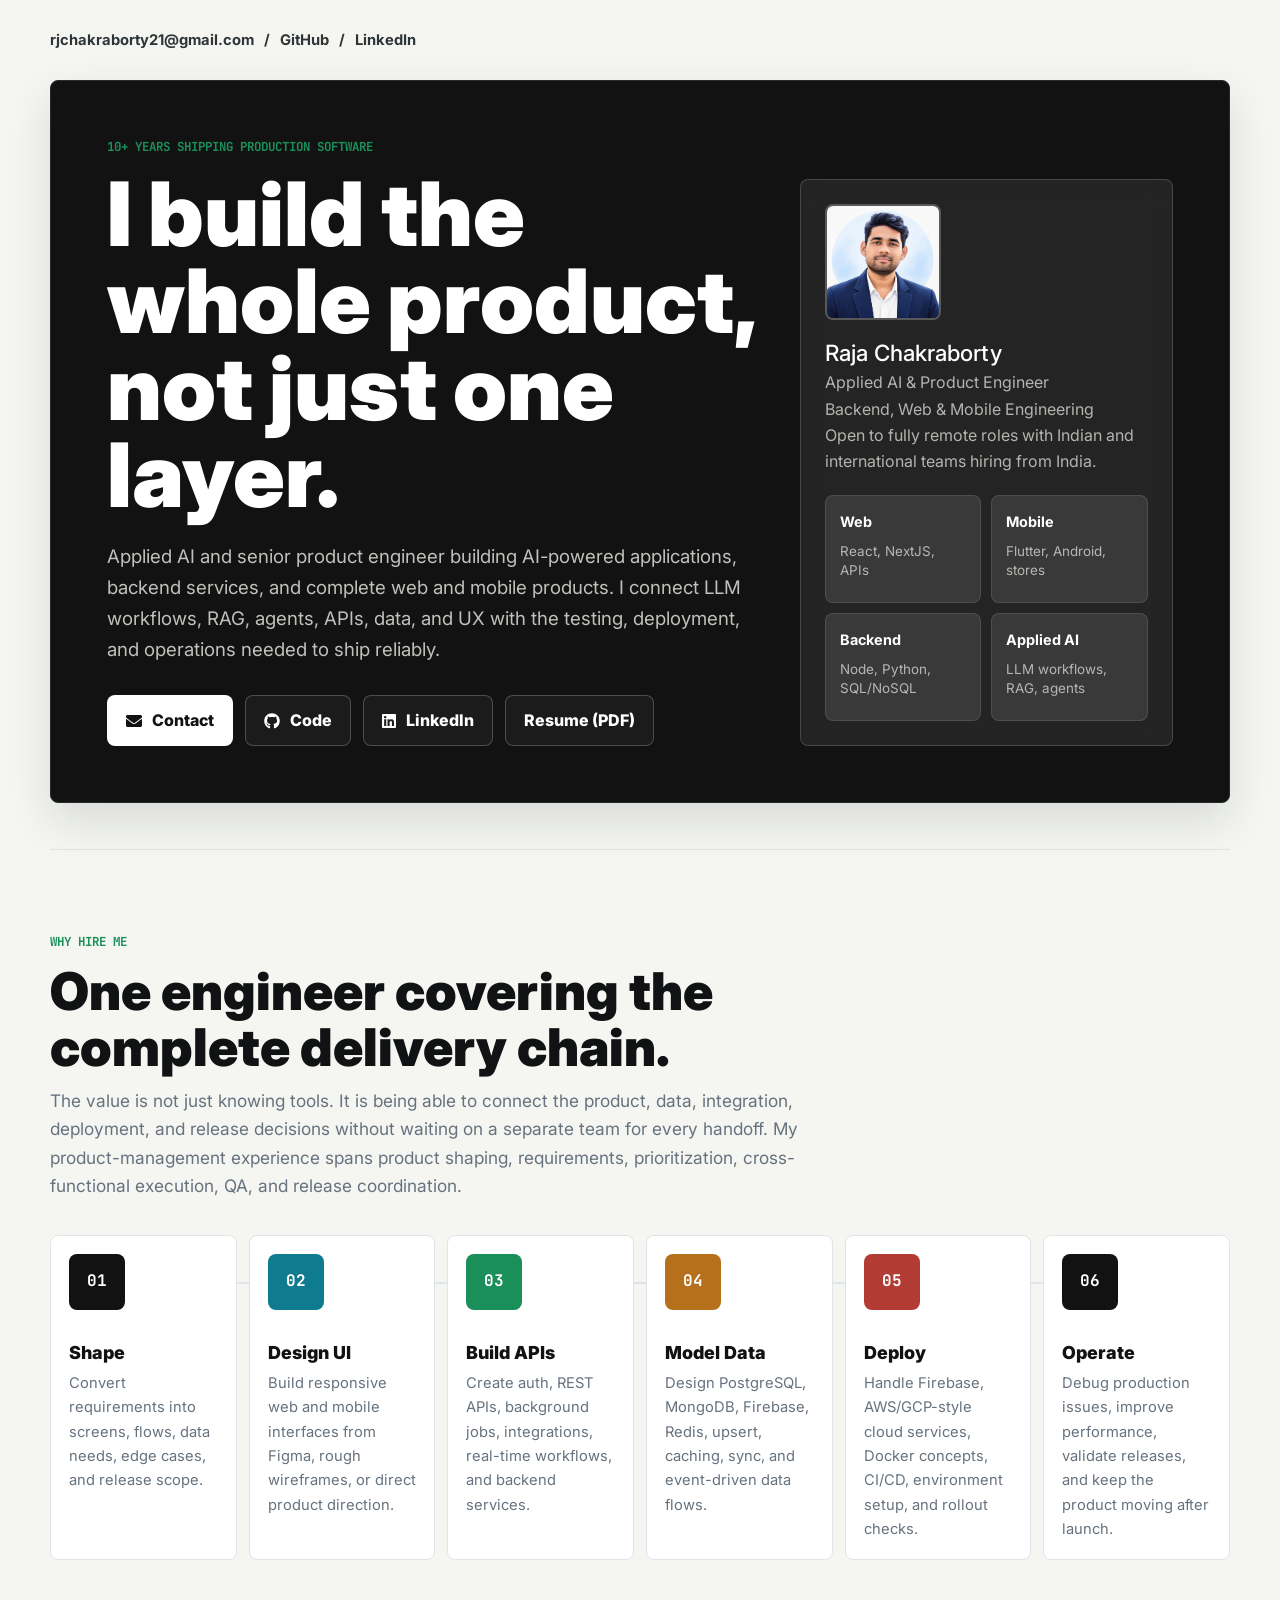
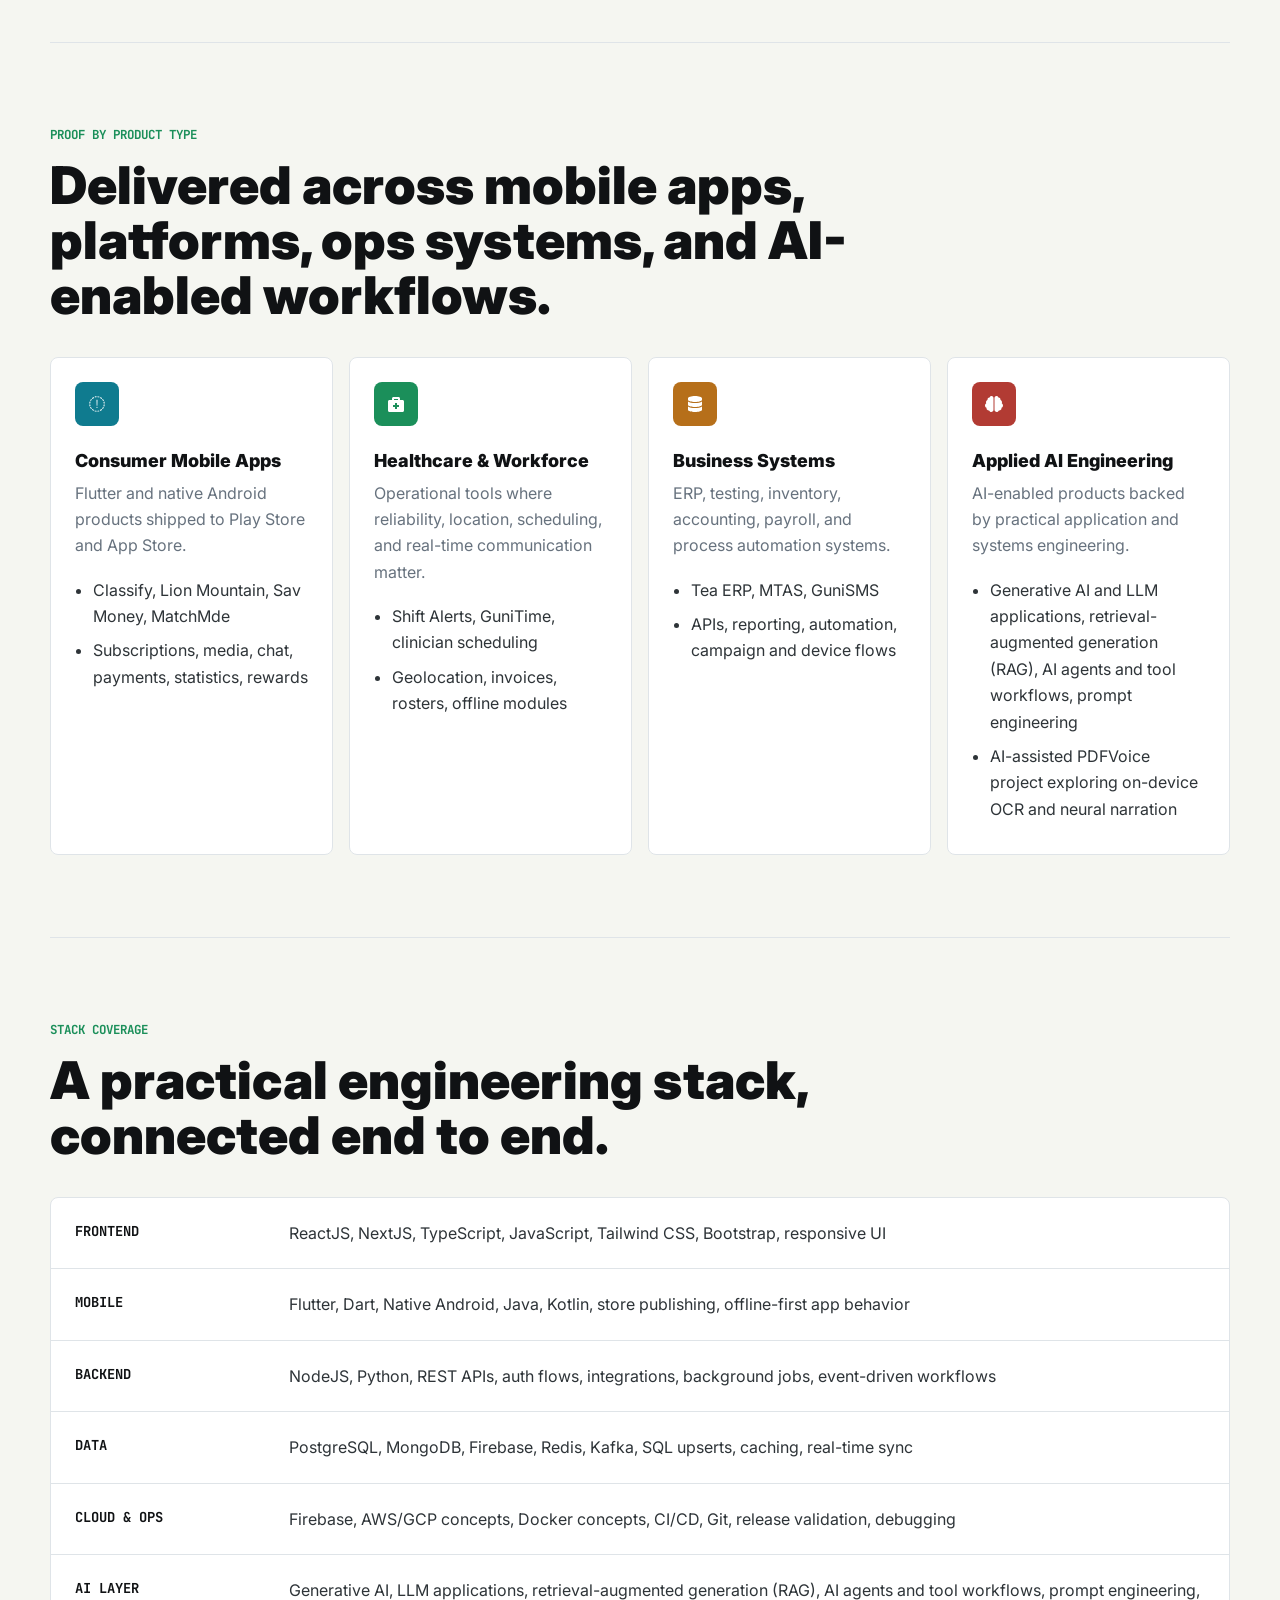
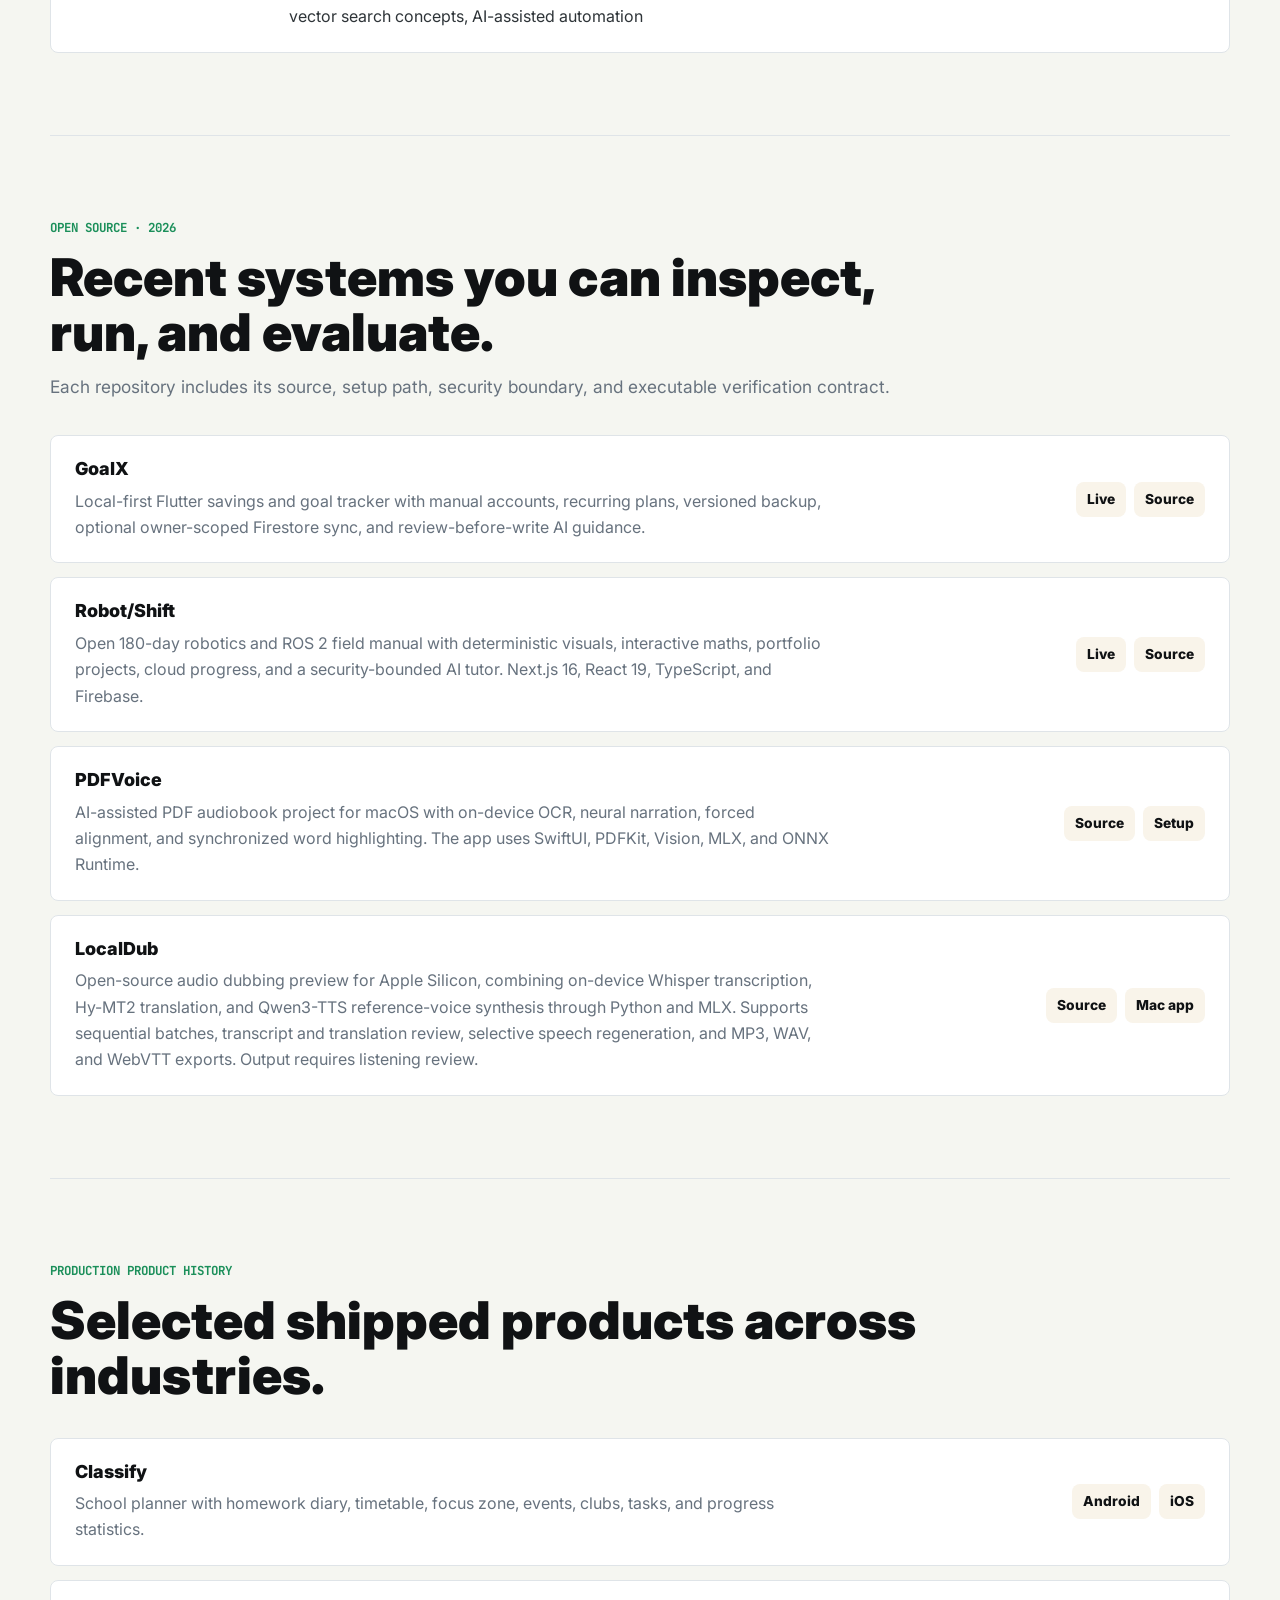
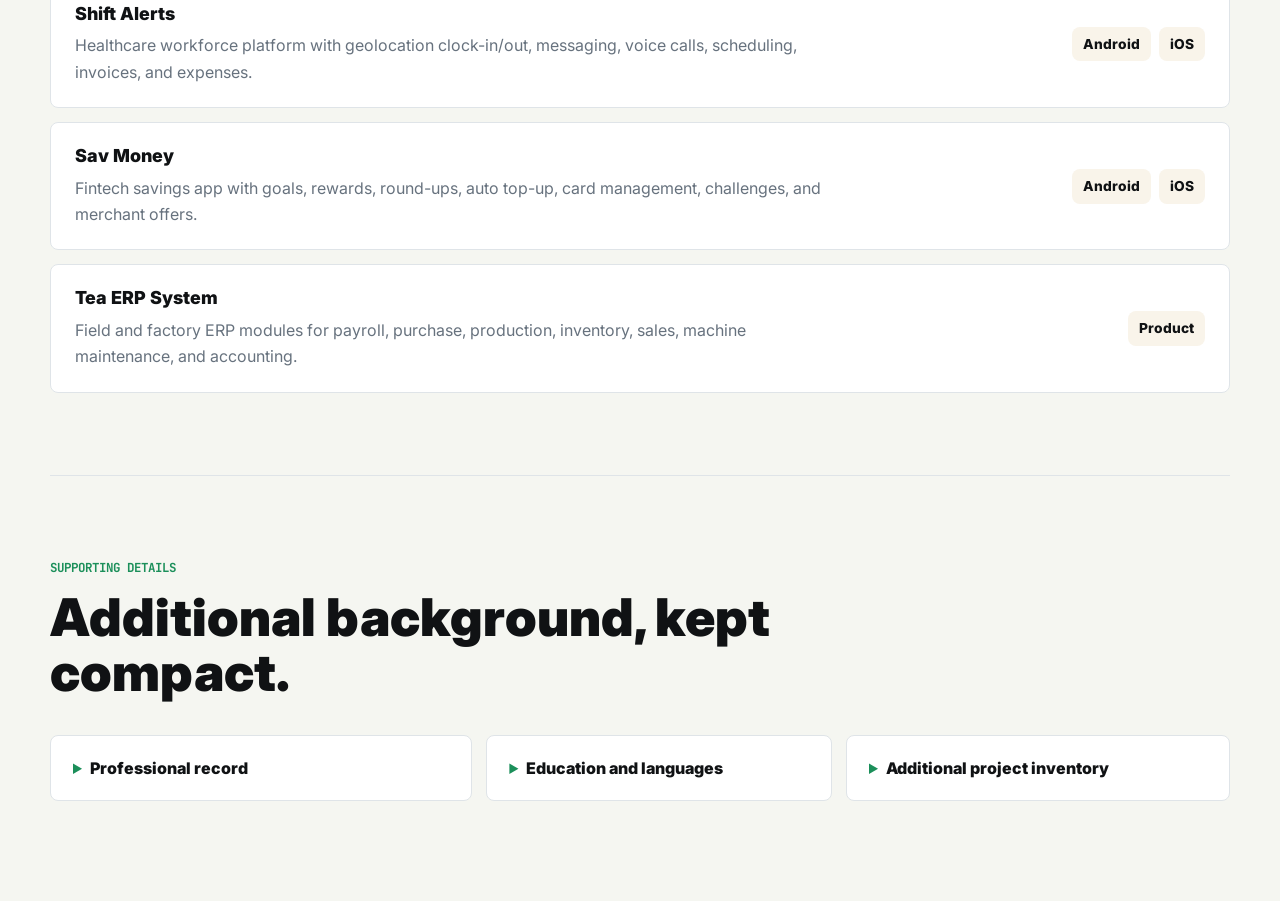
<file: index.html>
<!DOCTYPE html>
<html lang="en">

<head>
    <meta charset="utf-8">
    <meta http-equiv="X-UA-Compatible" content="IE=edge">
    <meta name="viewport" content="width=device-width, initial-scale=1.0">
    <meta name="description" content="Raja (RJ) Chakraborty: senior product engineer with 10+ years shipping software. Applied AI, LLM workflows, RAG, agents, web and mobile products. Explore projects and download the resume.">
    <meta name="author" content="Raja Chakraborty">
    <meta name="keywords" content="Raja Chakraborty, RJ Chakraborty, AI Engineer, Applied AI Engineer, Generative AI, Large Language Models, LLM Applications, Retrieval-Augmented Generation, RAG, AI Agents, Prompt Engineering, Backend Engineer, Senior Product Engineer, Full Stack Engineer, Mobile App Developer, Flutter, Android, TypeScript, React, Next.js, Node.js, Python, Firebase, PostgreSQL, MongoDB, Redis, Remote, Robotics, ROS 2">
    <meta name="robots" content="index, follow">
    <meta name="theme-color" content="#121212">
    <link rel="canonical" href="https://rjchakraborty.github.io/">

    <meta itemprop="name" content="Raja (RJ) Chakraborty - Senior Product Engineer &amp; Applied AI">
    <meta itemprop="description" content="10+ years building complete, verified products across web, mobile, backend, data, cloud, and applied AI.">
    <meta itemprop="image" content="https://rjchakraborty.github.io/assets/images/profile.png?v=20261026">

    <meta property="og:type" content="profile">
    <meta property="og:locale" content="en_IN">
    <meta property="og:site_name" content="Raja Chakraborty">
    <meta property="og:title" content="Raja (RJ) Chakraborty - Senior Product Engineer &amp; Applied AI">
    <meta property="og:description" content="10+ years shipping complete web, mobile, backend, data, cloud, and applied-AI products. See recent open-source work: GoalX, Robot/Shift, PDFVoice, and LocalDub.">
    <meta property="og:url" content="https://rjchakraborty.github.io/">
    <meta property="og:image" content="https://rjchakraborty.github.io/assets/images/profile.png?v=20261026">
    <meta property="og:image:alt" content="Raja Chakraborty">
    <meta property="profile:first_name" content="Raja">
    <meta property="profile:last_name" content="Chakraborty">

    <meta name="twitter:card" content="summary">
    <meta name="twitter:title" content="Raja (RJ) Chakraborty - Senior Product Engineer &amp; Applied AI">
    <meta name="twitter:description" content="Senior product engineer shipping verified web, mobile, backend, data, cloud, and applied-AI systems end to end.">
    <meta name="twitter:image" content="https://rjchakraborty.github.io/assets/images/profile.png?v=20261026">

    <title>Raja (RJ) Chakraborty | Senior Product Engineer &amp; Applied AI</title>
    <link rel="icon" href="favicon.ico?v=20261026" sizes="16x16 32x32 48x48" type="image/x-icon">
    <link rel="icon" href="assets/images/favicon-16x16.png?v=20261026" sizes="16x16" type="image/png">
    <link rel="icon" href="assets/images/favicon-32x32.png?v=20261026" sizes="32x32" type="image/png">
    <link rel="apple-touch-icon" href="assets/images/apple-touch-icon.png?v=20261026" sizes="180x180">
    <link rel="preconnect" href="https://fonts.googleapis.com">
    <link rel="preconnect" href="https://fonts.gstatic.com" crossorigin>
    <link href="https://fonts.googleapis.com/css2?family=Inter:wght@400;500;600;700;800;900&family=JetBrains+Mono:wght@500;700&display=swap" rel="stylesheet">
    <script defer src="assets/fontawesome/js/all.min.js"></script>
    <link rel="stylesheet" href="assets/plugins/bootstrap/css/bootstrap.min.css">
    <link id="theme-style" rel="stylesheet" href="assets/css/styles.css">
    <script type="application/ld+json">
    {
        "@context": "https://schema.org",
        "@graph": [
            {
                "@type": "Person",
                "@id": "https://rjchakraborty.github.io/#person",
                "name": "Raja Chakraborty",
                "alternateName": "RJ Chakraborty",
                "url": "https://rjchakraborty.github.io/",
                "image": "https://rjchakraborty.github.io/assets/images/profile.png?v=20261026",
                "jobTitle": "Senior Product Engineer",
                "email": "mailto:rjchakraborty21@gmail.com",
                "sameAs": [
                    "https://github.com/rjchakraborty",
                    "https://www.linkedin.com/in/rjchakraborty21/"
                ],
                "knowsAbout": [
                    "Full-stack product engineering",
                    "Flutter",
                    "TypeScript and Next.js",
                    "Python",
                    "Firebase",
                    "PostgreSQL",
                    "Applied AI",
                    "Generative AI and LLM applications",
                    "Retrieval-augmented generation (RAG)",
                    "AI agents and tool workflows",
                    "Prompt engineering",
                    "Python and Node.js backend development",
                    "REST APIs and data modeling",
                    "Native Android and mobile application development",
                    "Robotics software",
                    "End-to-end testing"
                ]
            },
            {
                "@type": "ItemList",
                "name": "Recent open-source projects by Raja Chakraborty",
                "itemListElement": [
                    {
                        "@type": "SoftwareSourceCode",
                        "position": 1,
                        "name": "GoalX",
                        "codeRepository": "https://github.com/rjchakraborty/goalx",
                        "programmingLanguage": "Dart"
                    },
                    {
                        "@type": "SoftwareSourceCode",
                        "position": 2,
                        "name": "Robot/Shift",
                        "codeRepository": "https://github.com/rjchakraborty/robot-shift",
                        "programmingLanguage": "TypeScript"
                    },
                    {
                        "@type": "SoftwareSourceCode",
                        "position": 3,
                        "name": "PDFVoice",
                        "codeRepository": "https://github.com/rjchakraborty/pdfvoice",
                        "programmingLanguage": "Swift"
                    },
                    {
                        "@type": "SoftwareSourceCode",
                        "position": 4,
                        "name": "LocalDub",
                        "codeRepository": "https://github.com/rjchakraborty/localdub",
                        "programmingLanguage": "Python"
                    }
                ]
            }
        ]
    }
    </script>
</head>

<body>
    <a class="skip-link" href="#main-content">Skip to main content</a>
    <main id="main-content" class="page-shell">
        <section class="hero-section" aria-labelledby="intro-title">
            <nav class="topbar" aria-label="Profile links">
                <a href="mailto:rjchakraborty21@gmail.com">rjchakraborty21@gmail.com</a>
                <span aria-hidden="true">/</span>
                <a href="https://github.com/rjchakraborty" target="_blank" rel="noopener">GitHub</a>
                <span aria-hidden="true">/</span>
                <a href="https://www.linkedin.com/in/rjchakraborty21/" target="_blank" rel="noopener">LinkedIn</a>
            </nav>

            <div class="hero-grid">
                <div class="hero-copy">
                    <p class="eyebrow">10+ years shipping production software</p>
                    <h1 id="intro-title">I build the whole product, not just one layer.</h1>
                    <p class="hero-lede">
                        Applied AI and senior product engineer building AI-powered applications, backend services, and complete web and mobile products.
                        I connect LLM workflows, RAG, agents, APIs, data, and UX with the testing, deployment, and operations needed to ship reliably.
                    </p>
                    <div class="hero-actions" aria-label="Primary contact links">
                        <a class="button primary" href="mailto:rjchakraborty21@gmail.com">
                            <i class="fas fa-envelope"></i>
                            Contact
                        </a>
                        <a class="button secondary" href="https://github.com/rjchakraborty" target="_blank" rel="noopener">
                            <i class="fab fa-github"></i>
                            Code
                        </a>
                        <a class="button secondary" href="https://www.linkedin.com/in/rjchakraborty21/" target="_blank" rel="noopener">
                            <i class="fab fa-linkedin"></i>
                            LinkedIn
                        </a>
                        <a class="button secondary" href="assets/Raja_Chakraborty_Applied_AI_Product_Engineer_Resume.pdf?v=20261026" download>Resume (PDF)</a>
                    </div>
                </div>

                <aside class="hero-panel" aria-label="Core positioning">
                    <img class="profile-image" src="assets/images/profile.png?v=20261026" alt="Professional illustrated portrait of Raja Chakraborty">
                    <div>
                        <h2>Raja Chakraborty</h2>
                        <p>Applied AI &amp; Product Engineer<br>Backend, Web &amp; Mobile Engineering</p>
                        <p>Open to fully remote roles with Indian and international teams hiring from India.</p>
                    </div>
                    <div class="signal-grid">
                        <div>
                            <strong>Web</strong>
                            <span>React, NextJS, APIs</span>
                        </div>
                        <div>
                            <strong>Mobile</strong>
                            <span>Flutter, Android, stores</span>
                        </div>
                        <div>
                            <strong>Backend</strong>
                            <span>Node, Python, SQL/NoSQL</span>
                        </div>
                        <div>
                            <strong>Applied AI</strong>
                            <span>LLM workflows, RAG, agents</span>
                        </div>
                    </div>
                </aside>
            </div>
        </section>

        <section class="section-block ownership-section" aria-labelledby="ownership-title">
            <div class="section-heading">
                <p class="eyebrow">Why hire me</p>
                <h2 id="ownership-title">One engineer covering the complete delivery chain.</h2>
                <p>
                    The value is not just knowing tools. It is being able to connect the product, data, integration,
                    deployment, and release decisions without waiting on a separate team for every handoff.
                    My product-management experience spans product shaping, requirements, prioritization, cross-functional execution, QA, and release coordination.
                </p>
            </div>

            <div class="delivery-map" aria-label="End to end product delivery map">
                <article class="delivery-node">
                    <span>01</span>
                    <h3>Shape</h3>
                    <p>Convert requirements into screens, flows, data needs, edge cases, and release scope.</p>
                </article>
                <article class="delivery-node">
                    <span>02</span>
                    <h3>Design UI</h3>
                    <p>Build responsive web and mobile interfaces from Figma, rough wireframes, or direct product direction.</p>
                </article>
                <article class="delivery-node">
                    <span>03</span>
                    <h3>Build APIs</h3>
                    <p>Create auth, REST APIs, background jobs, integrations, real-time workflows, and backend services.</p>
                </article>
                <article class="delivery-node">
                    <span>04</span>
                    <h3>Model Data</h3>
                    <p>Design PostgreSQL, MongoDB, Firebase, Redis, upsert, caching, sync, and event-driven data flows.</p>
                </article>
                <article class="delivery-node">
                    <span>05</span>
                    <h3>Deploy</h3>
                    <p>Handle Firebase, AWS/GCP-style cloud services, Docker concepts, CI/CD, environment setup, and rollout checks.</p>
                </article>
                <article class="delivery-node">
                    <span>06</span>
                    <h3>Operate</h3>
                    <p>Debug production issues, improve performance, validate releases, and keep the product moving after launch.</p>
                </article>
            </div>
        </section>

        <section class="section-block proof-section" aria-labelledby="proof-title">
            <div class="section-heading compact">
                <p class="eyebrow">Proof by product type</p>
                <h2 id="proof-title">Delivered across mobile apps, platforms, ops systems, and AI-enabled workflows.</h2>
            </div>

            <div class="proof-grid">
                <article class="proof-card">
                    <div class="proof-icon"><i class="fas fa-mobile-screen"></i></div>
                    <h3>Consumer Mobile Apps</h3>
                    <p>Flutter and native Android products shipped to Play Store and App Store.</p>
                    <ul>
                        <li>Classify, Lion Mountain, Sav Money, MatchMde</li>
                        <li>Subscriptions, media, chat, payments, statistics, rewards</li>
                    </ul>
                </article>
                <article class="proof-card">
                    <div class="proof-icon"><i class="fas fa-briefcase-medical"></i></div>
                    <h3>Healthcare &amp; Workforce</h3>
                    <p>Operational tools where reliability, location, scheduling, and real-time communication matter.</p>
                    <ul>
                        <li>Shift Alerts, GuniTime, clinician scheduling</li>
                        <li>Geolocation, invoices, rosters, offline modules</li>
                    </ul>
                </article>
                <article class="proof-card">
                    <div class="proof-icon"><i class="fas fa-database"></i></div>
                    <h3>Business Systems</h3>
                    <p>ERP, testing, inventory, accounting, payroll, and process automation systems.</p>
                    <ul>
                        <li>Tea ERP, MTAS, GuniSMS</li>
                        <li>APIs, reporting, automation, campaign and device flows</li>
                    </ul>
                </article>
                <article class="proof-card">
                    <div class="proof-icon"><i class="fas fa-brain"></i></div>
                    <h3>Applied AI Engineering</h3>
                    <p>AI-enabled products backed by practical application and systems engineering.</p>
                    <ul>
                        <li>Generative AI and LLM applications, retrieval-augmented generation (RAG), AI agents and tool workflows, prompt engineering</li>
                        <li>AI-assisted PDFVoice project exploring on-device OCR and neural narration</li>
                    </ul>
                </article>
            </div>
        </section>

        <section class="section-block stack-section" aria-labelledby="stack-title">
            <div class="section-heading compact">
                <p class="eyebrow">Stack coverage</p>
                <h2 id="stack-title">A practical engineering stack, connected end to end.</h2>
            </div>

            <div class="stack-matrix" aria-label="Technical capability matrix">
                <div class="stack-row">
                    <span>Frontend</span>
                    <p>ReactJS, NextJS, TypeScript, JavaScript, Tailwind CSS, Bootstrap, responsive UI</p>
                </div>
                <div class="stack-row">
                    <span>Mobile</span>
                    <p>Flutter, Dart, Native Android, Java, Kotlin, store publishing, offline-first app behavior</p>
                </div>
                <div class="stack-row">
                    <span>Backend</span>
                    <p>NodeJS, Python, REST APIs, auth flows, integrations, background jobs, event-driven workflows</p>
                </div>
                <div class="stack-row">
                    <span>Data</span>
                    <p>PostgreSQL, MongoDB, Firebase, Redis, Kafka, SQL upserts, caching, real-time sync</p>
                </div>
                <div class="stack-row">
                    <span>Cloud &amp; Ops</span>
                    <p>Firebase, AWS/GCP concepts, Docker concepts, CI/CD, Git, release validation, debugging</p>
                </div>
                <div class="stack-row">
                    <span>AI Layer</span>
                    <p>Generative AI, LLM applications, retrieval-augmented generation (RAG), AI agents and tool workflows, prompt engineering, vector search concepts, AI-assisted automation</p>
                </div>
            </div>
        </section>

        <section id="recent-open-source" class="section-block projects-section" aria-labelledby="recent-projects-title">
            <div class="section-heading compact">
                <p class="eyebrow">Open source · 2026</p>
                <h2 id="recent-projects-title">Recent systems you can inspect, run, and evaluate.</h2>
                <p>
                    Each repository includes its source, setup path, security boundary, and executable verification contract.
                </p>
            </div>

            <div class="project-list">
                <article class="project-item">
                    <div>
                        <h3>GoalX</h3>
                        <p>Local-first Flutter savings and goal tracker with manual accounts, recurring plans, versioned backup, optional owner-scoped Firestore sync, and review-before-write AI guidance.</p>
                    </div>
                    <div class="project-links">
                        <a href="https://goalx.web.app" target="_blank" rel="noopener">Live</a>
                        <a href="https://github.com/rjchakraborty/goalx" target="_blank" rel="noopener">Source</a>
                    </div>
                </article>

                <article class="project-item">
                    <div>
                        <h3>Robot/Shift</h3>
                        <p>Open 180-day robotics and ROS 2 field manual with deterministic visuals, interactive maths, portfolio projects, cloud progress, and a security-bounded AI tutor. Next.js 16, React 19, TypeScript, and Firebase.</p>
                    </div>
                    <div class="project-links">
                        <a href="https://robotshift.web.app" target="_blank" rel="noopener">Live</a>
                        <a href="https://github.com/rjchakraborty/robot-shift" target="_blank" rel="noopener">Source</a>
                    </div>
                </article>

                <article class="project-item">
                    <div>
                        <h3>PDFVoice</h3>
                        <p>AI-assisted PDF audiobook project for macOS with on-device OCR, neural narration, forced alignment, and synchronized word highlighting. The app uses SwiftUI, PDFKit, Vision, MLX, and ONNX Runtime.</p>
                    </div>
                    <div class="project-links">
                        <a href="https://github.com/rjchakraborty/pdfvoice" target="_blank" rel="noopener">Source</a>
                        <a href="https://github.com/rjchakraborty/pdfvoice#quick-start" target="_blank" rel="noopener">Setup</a>
                    </div>
                </article>

                <article class="project-item">
                    <div>
                        <h3>LocalDub</h3>
                        <p>Open-source audio dubbing preview for Apple Silicon, combining on-device Whisper transcription, Hy-MT2 translation, and Qwen3-TTS reference-voice synthesis through Python and MLX. Supports sequential batches, transcript and translation review, selective speech regeneration, and MP3, WAV, and WebVTT exports. Output requires listening review.</p>
                    </div>
                    <div class="project-links">
                        <a href="https://github.com/rjchakraborty/localdub" target="_blank" rel="noopener">Source</a>
                        <a href="https://github.com/rjchakraborty/localdub/releases" target="_blank" rel="noopener">Mac app</a>
                    </div>
                </article>
            </div>
        </section>

        <section class="section-block projects-section" aria-labelledby="projects-title">
            <div class="section-heading compact">
                <p class="eyebrow">Production product history</p>
                <h2 id="projects-title">Selected shipped products across industries.</h2>
            </div>

            <div class="project-list">
                <article class="project-item">
                    <div>
                        <h3>Classify</h3>
                        <p>School planner with homework diary, timetable, focus zone, events, clubs, tasks, and progress statistics.</p>
                    </div>
                    <div class="project-links">
                        <a href="https://play.google.com/store/apps/details?id=com.principal.classify" target="_blank" rel="noopener">Android</a>
                        <a href="https://apps.apple.com/us/app/classify-school-planner/id1463780331" target="_blank" rel="noopener">iOS</a>
                    </div>
                </article>

                <article class="project-item">
                    <div>
                        <h3>Shift Alerts</h3>
                        <p>Healthcare workforce platform with geolocation clock-in/out, messaging, voice calls, scheduling, invoices, and expenses.</p>
                    </div>
                    <div class="project-links">
                        <a href="https://play.google.com/store/apps/details?id=com.ondek.shiftalerts" target="_blank" rel="noopener">Android</a>
                        <a href="https://apps.apple.com/us/app/shift-alerts/id6444259320" target="_blank" rel="noopener">iOS</a>
                    </div>
                </article>

                <article class="project-item">
                    <div>
                        <h3>Sav Money</h3>
                        <p>Fintech savings app with goals, rewards, round-ups, auto top-up, card management, challenges, and merchant offers.</p>
                    </div>
                    <div class="project-links">
                        <a href="https://play.google.com/store/apps/details?id=com.sav.money.sav_money" target="_blank" rel="noopener">Android</a>
                        <a href="https://apps.apple.com/us/app/sav-savings-rewarded/id1644649568" target="_blank" rel="noopener">iOS</a>
                    </div>
                </article>

                <article class="project-item">
                    <div>
                        <h3>Tea ERP System</h3>
                        <p>Field and factory ERP modules for payroll, purchase, production, inventory, sales, machine maintenance, and accounting.</p>
                    </div>
                    <div class="project-links">
                        <a href="https://teaerp.in/" target="_blank" rel="noopener">Product</a>
                    </div>
                </article>
            </div>
        </section>

        <section class="section-block support-section" aria-labelledby="support-title">
            <div class="section-heading compact">
                <p class="eyebrow">Supporting details</p>
                <h2 id="support-title">Additional background, kept compact.</h2>
            </div>

            <div class="details-grid">
                <details>
                    <summary>Professional record</summary>
                    <div class="detail-body">
                        <h3>Full Stack Engineer · Piston</h3>
                        <p>Dec 2023 - Present</p>
                        <ul>
                            <li>Build product workflows across web applications, backend services and mobile integrations using Next.js, Python, MongoDB, Redis and Flutter.</li>
                            <li>Own requirements, APIs, data flows, debugging, testing, release validation and production issue resolution.</li>
                        </ul>
                        <h3>Full Stack Developer · Ancile Technologies</h3>
                        <p>Nov 2017 - Nov 2023</p>
                        <ul>
                            <li>Built mobile and web applications, backend services, REST APIs, data models and integrations across customer products and business systems.</li>
                            <li>Owned delivery from requirements and UX through implementation, testing, deployment and operational support using React, Next.js, Node.js, Flutter, native Android, MongoDB and Firebase.</li>
                            <li>Delivered messaging, payment, location and subscription workflows.</li>
                        </ul>
                        <h3>Flutter and Native Android Developer · Guni - Messaging Platform</h3>
                        <p>Jul 2016 - Oct 2017</p>
                        <ul>
                            <li>Developed Android mobile automation and network-testing workflows, including scripted WebView interactions, ADB commands, network controls and call testing.</li>
                        </ul>
                        <h3>Android Developer · RJS Tech Solution</h3>
                        <p>May 2015 - Jun 2016</p>
                        <ul>
                            <li>Developed native Android applications, REST/JSON integrations, services, content providers, broadcast receivers and location-aware workflows.</li>
                        </ul>
                    </div>
                </details>

                <details>
                    <summary>Education and languages</summary>
                    <div class="detail-body">
                        <ul>
                            <li>Post Graduate Diploma, Remote Sensing &amp; GIS · Jadavpur University CAD Centre</li>
                            <li>Bachelor of Arts, Geography · A.B.N Seal College</li>
                            <li>English, Hindi, Bengali</li>
                        </ul>
                    </div>
                </details>

                <details>
                    <summary>Additional project inventory</summary>
                    <div class="detail-body project-inventory">
                        <a href="https://play.google.com/store/apps/details?id=com.lionmountaintv" target="_blank" rel="noopener">Lion Mountain</a>
                        <a href="https://play.google.com/store/apps/details?id=com.matchmde" target="_blank" rel="noopener">MatchMde</a>
                        <a href="https://play.google.com/store/apps/details?id=au.com.gunitime" target="_blank" rel="noopener">GuniTime</a>
                        <a href="https://play.google.com/store/apps/details?id=au.com.gunisms" target="_blank" rel="noopener">GuniSMS</a>
                        <a href="https://play.google.com/store/apps/details?id=com.at.virbac.bh" target="_blank" rel="noopener">Virbac BackHome Africa</a>
                        <a href="https://play.google.com/store/apps/details?id=word.search.puzzle.game" target="_blank" rel="noopener">Super Word Search Puzzles</a>
                        <a href="https://play.google.com/store/apps/details?id=com.at.virbac" target="_blank" rel="noopener">Virbac Africa</a>
                        <a href="https://www.mtas.io/" target="_blank" rel="noopener">MTAS</a>
                        <a href="https://play.google.com/store/apps/details?id=com.withutechnologies.keepnote" target="_blank" rel="noopener">KeepNote</a>
                    </div>
                </details>
            </div>
        </section>
    </main>

    <script>
        document.querySelectorAll(".delivery-node, .proof-card, .project-item").forEach(function (element, index) {
            element.style.setProperty("--delay", index * 60 + "ms");
        });
    </script>
</body>

</html>
</file>
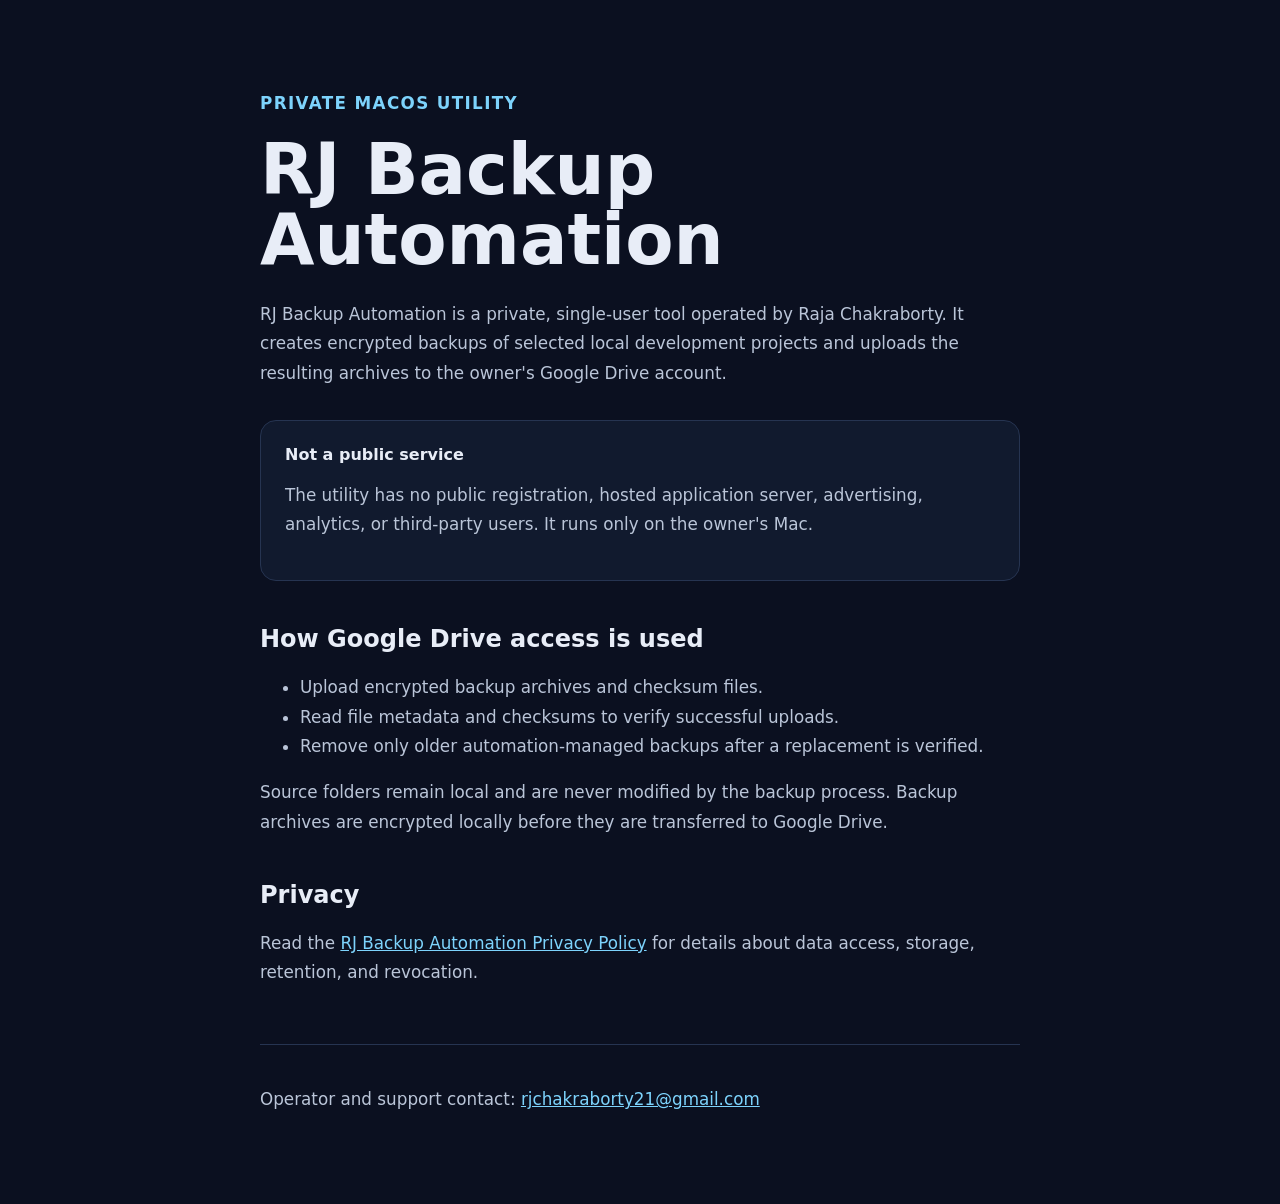
<file: rj-backup/index.html>
<!doctype html>
<html lang="en">
<head>
  <meta charset="utf-8">
  <meta name="viewport" content="width=device-width, initial-scale=1">
  <meta name="description" content="RJ Backup Automation is a private, single-user macOS utility that encrypts local source backups and uploads them to the owner's Google Drive.">
  <link rel="canonical" href="https://rjchakraborty.github.io/rj-backup/">
  <title>RJ Backup Automation</title>
  <style>
    :root { color-scheme: dark; font-family: Inter, system-ui, sans-serif; background: #0b1020; color: #e8edf7; }
    body { margin: 0; }
    main { width: min(760px, calc(100% - 40px)); margin: 0 auto; padding: 72px 0; }
    .eyebrow { color: #7dd3fc; font-weight: 700; letter-spacing: .08em; text-transform: uppercase; }
    h1 { font-size: clamp(2.4rem, 7vw, 4.4rem); line-height: 1; margin: 16px 0 24px; }
    h2 { margin-top: 44px; }
    p, li { color: #bac5d8; font-size: 1.05rem; line-height: 1.75; }
    a { color: #7dd3fc; }
    .panel { margin-top: 32px; padding: 24px; border: 1px solid #263451; border-radius: 16px; background: #111a2e; }
    footer { margin-top: 56px; padding-top: 24px; border-top: 1px solid #263451; }
  </style>
</head>
<body>
  <main>
    <p class="eyebrow">Private macOS utility</p>
    <h1>RJ Backup Automation</h1>
    <p>
      RJ Backup Automation is a private, single-user tool operated by Raja Chakraborty.
      It creates encrypted backups of selected local development projects and uploads the
      resulting archives to the owner's Google Drive account.
    </p>

    <div class="panel">
      <strong>Not a public service</strong>
      <p>
        The utility has no public registration, hosted application server, advertising,
        analytics, or third-party users. It runs only on the owner's Mac.
      </p>
    </div>

    <h2>How Google Drive access is used</h2>
    <ul>
      <li>Upload encrypted backup archives and checksum files.</li>
      <li>Read file metadata and checksums to verify successful uploads.</li>
      <li>Remove only older automation-managed backups after a replacement is verified.</li>
    </ul>
    <p>
      Source folders remain local and are never modified by the backup process. Backup
      archives are encrypted locally before they are transferred to Google Drive.
    </p>

    <h2>Privacy</h2>
    <p>
      Read the <a href="./privacy/">RJ Backup Automation Privacy Policy</a> for details
      about data access, storage, retention, and revocation.
    </p>

    <footer>
      <p>Operator and support contact: <a href="mailto:rjchakraborty21@gmail.com">rjchakraborty21@gmail.com</a></p>
    </footer>
  </main>
</body>
</html>
</file>
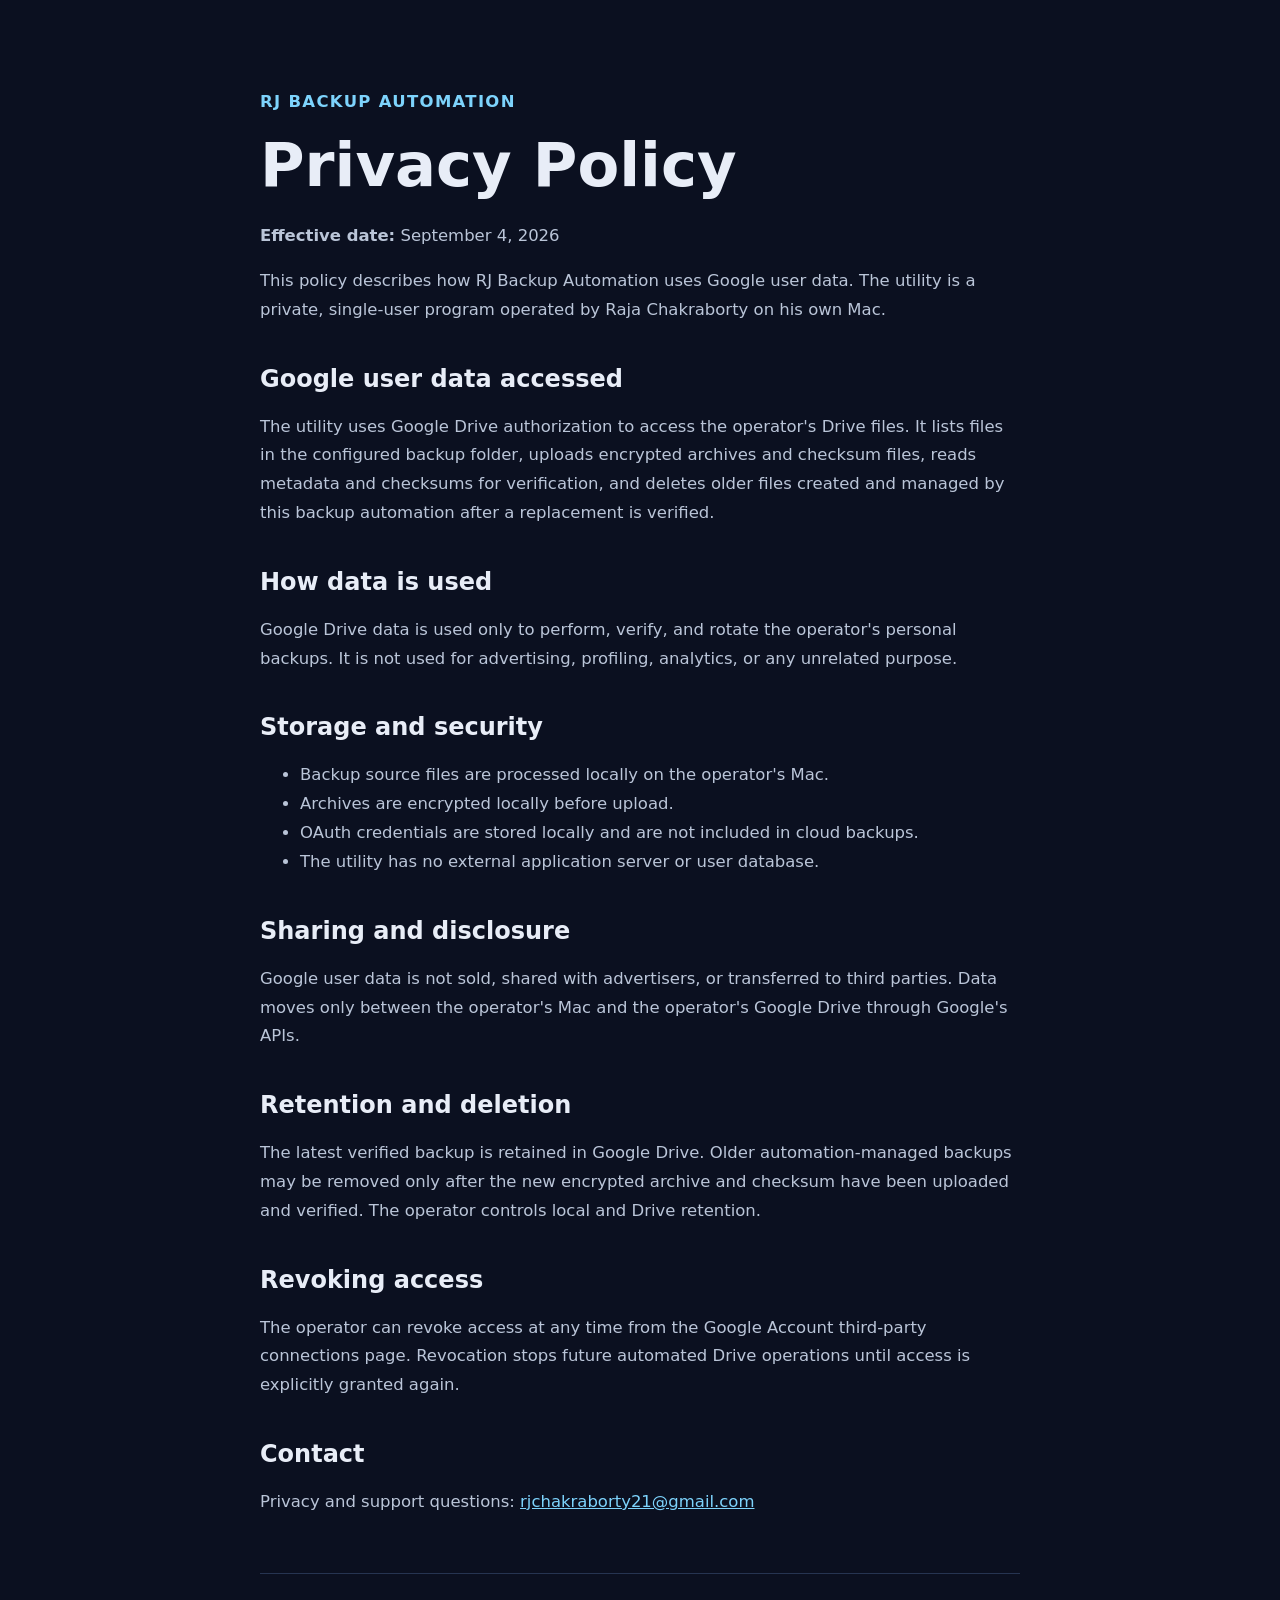
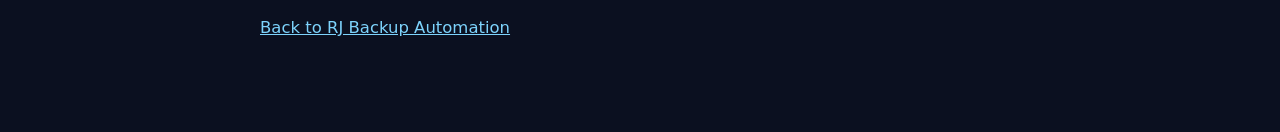
<file: rj-backup/privacy/index.html>
<!doctype html>
<html lang="en">
<head>
  <meta charset="utf-8">
  <meta name="viewport" content="width=device-width, initial-scale=1">
  <meta name="description" content="Privacy policy for RJ Backup Automation, a private single-user macOS backup utility.">
  <link rel="canonical" href="https://rjchakraborty.github.io/rj-backup/privacy/">
  <title>Privacy Policy | RJ Backup Automation</title>
  <style>
    :root { color-scheme: dark; font-family: Inter, system-ui, sans-serif; background: #0b1020; color: #e8edf7; }
    body { margin: 0; }
    main { width: min(760px, calc(100% - 40px)); margin: 0 auto; padding: 72px 0; }
    .eyebrow, a { color: #7dd3fc; }
    .eyebrow { font-weight: 700; letter-spacing: .08em; text-transform: uppercase; }
    h1 { font-size: clamp(2.2rem, 6vw, 3.8rem); line-height: 1.05; margin: 16px 0 24px; }
    h2 { margin-top: 40px; }
    p, li { color: #bac5d8; font-size: 1.03rem; line-height: 1.75; }
    footer { margin-top: 56px; padding-top: 24px; border-top: 1px solid #263451; }
  </style>
</head>
<body>
  <main>
    <p class="eyebrow">RJ Backup Automation</p>
    <h1>Privacy Policy</h1>
    <p><strong>Effective date:</strong> September 4, 2026</p>
    <p>
      This policy describes how RJ Backup Automation uses Google user data. The utility is
      a private, single-user program operated by Raja Chakraborty on his own Mac.
    </p>

    <h2>Google user data accessed</h2>
    <p>
      The utility uses Google Drive authorization to access the operator's Drive files. It
      lists files in the configured backup folder, uploads encrypted archives and checksum
      files, reads metadata and checksums for verification, and deletes older files created
      and managed by this backup automation after a replacement is verified.
    </p>

    <h2>How data is used</h2>
    <p>
      Google Drive data is used only to perform, verify, and rotate the operator's personal
      backups. It is not used for advertising, profiling, analytics, or any unrelated purpose.
    </p>

    <h2>Storage and security</h2>
    <ul>
      <li>Backup source files are processed locally on the operator's Mac.</li>
      <li>Archives are encrypted locally before upload.</li>
      <li>OAuth credentials are stored locally and are not included in cloud backups.</li>
      <li>The utility has no external application server or user database.</li>
    </ul>

    <h2>Sharing and disclosure</h2>
    <p>
      Google user data is not sold, shared with advertisers, or transferred to third parties.
      Data moves only between the operator's Mac and the operator's Google Drive through
      Google's APIs.
    </p>

    <h2>Retention and deletion</h2>
    <p>
      The latest verified backup is retained in Google Drive. Older automation-managed
      backups may be removed only after the new encrypted archive and checksum have been
      uploaded and verified. The operator controls local and Drive retention.
    </p>

    <h2>Revoking access</h2>
    <p>
      The operator can revoke access at any time from the Google Account third-party
      connections page. Revocation stops future automated Drive operations until access is
      explicitly granted again.
    </p>

    <h2>Contact</h2>
    <p>Privacy and support questions: <a href="mailto:rjchakraborty21@gmail.com">rjchakraborty21@gmail.com</a></p>

    <footer>
      <p><a href="../">Back to RJ Backup Automation</a></p>
    </footer>
  </main>
</body>
</html>
</file>
<file: assets/css/styles.css>
:root {
  --ink: #101214;
  --ink-soft: #2e3438;
  --muted: #67727e;
  --paper: #f5f6f1;
  --surface: #ffffff;
  --surface-warm: #f9f4ea;
  --line: #dfe4e8;
  --dark: #121212;
  --dark-2: #1f2326;
  --green: #1b8f5a;
  --cyan: #0f7b8f;
  --amber: #b66f1a;
  --red: #b23b33;
  --shadow: 0 18px 45px rgba(17, 24, 39, 0.12);
}

* {
  box-sizing: border-box;
}

html {
  scroll-behavior: smooth;
}

body {
  margin: 0;
  min-width: 320px;
  background: var(--paper);
  color: var(--ink);
  font-family: "Inter", Arial, sans-serif;
  font-size: 16px;
  line-height: 1.65;
  -webkit-font-smoothing: antialiased;
  -moz-osx-font-smoothing: grayscale;
}

.skip-link {
  position: fixed;
  z-index: 1000;
  top: 12px;
  left: 12px;
  padding: 10px 14px;
  border-radius: 8px;
  background: #ffffff;
  color: var(--ink);
  font-weight: 800;
  transform: translateY(-180%);
}

.skip-link:focus {
  transform: translateY(0);
}

img {
  max-width: 100%;
}

a {
  color: inherit;
  text-decoration-color: rgba(16, 18, 20, 0.28);
  text-decoration-thickness: 1px;
  text-underline-offset: 4px;
}

a:hover {
  color: var(--cyan);
  text-decoration-color: currentColor;
}

a:focus-visible,
button:focus-visible,
summary:focus-visible {
  outline: 3px solid #1b8f5a;
  outline-offset: 4px;
}

p,
h1,
h2,
h3 {
  margin-top: 0;
}

p {
  color: var(--muted);
}

ul {
  margin: 0;
  padding-left: 1.1rem;
}

.page-shell {
  width: min(1180px, calc(100% - 40px));
  margin: 0 auto;
}

.hero-section {
  display: flex;
  flex-direction: column;
  padding: 28px 0 46px;
  color: #f7f7f2;
}

.topbar {
  display: flex;
  flex-wrap: wrap;
  gap: 10px;
  align-items: center;
  color: var(--ink-soft);
  font-size: 0.92rem;
  font-weight: 700;
}

.topbar a {
  text-decoration: none;
}

.hero-grid {
  min-height: 640px;
  display: grid;
  grid-template-columns: minmax(0, 1.08fr) minmax(320px, 0.62fr);
  gap: 42px;
  align-items: end;
  margin-top: 28px;
  padding: 56px;
  background: var(--dark);
  border: 1px solid #262b2e;
  border-radius: 8px;
  box-shadow: var(--shadow);
}

.eyebrow {
  margin-bottom: 12px;
  color: var(--green);
  font-family: "JetBrains Mono", monospace;
  font-size: 0.78rem;
  font-weight: 700;
  text-transform: uppercase;
}

.hero-copy h1 {
  max-width: 770px;
  margin-bottom: 24px;
  color: #ffffff;
  font-size: 5.55rem;
  font-weight: 900;
  line-height: 0.98;
  letter-spacing: 0;
}

.hero-lede {
  max-width: 780px;
  margin-bottom: 30px;
  color: rgba(247, 247, 242, 0.76);
  font-size: 1.17rem;
}

.hero-actions {
  display: flex;
  flex-wrap: wrap;
  gap: 12px;
}

.button {
  min-height: 46px;
  display: inline-flex;
  gap: 10px;
  align-items: center;
  justify-content: center;
  padding: 11px 18px;
  border: 1px solid transparent;
  border-radius: 8px;
  font-weight: 800;
  text-decoration: none;
}

.button.primary {
  background: #ffffff;
  color: var(--ink);
}

.button.secondary {
  border-color: rgba(255, 255, 255, 0.22);
  background: rgba(255, 255, 255, 0.04);
  color: #ffffff;
}

.button:hover {
  color: inherit;
  transform: translateY(-1px);
}

.hero-panel {
  display: grid;
  gap: 20px;
  padding: 24px;
  border: 1px solid rgba(255, 255, 255, 0.16);
  border-radius: 8px;
  background: rgba(255, 255, 255, 0.08);
  backdrop-filter: blur(12px);
}

.profile-image {
  width: 116px;
  height: 116px;
  object-fit: cover;
  border: 2px solid rgba(255, 255, 255, 0.24);
  border-radius: 8px;
}

.hero-panel h2 {
  margin-bottom: 2px;
  color: #ffffff;
  font-size: 1.4rem;
}

.hero-panel p {
  margin-bottom: 0;
  color: rgba(247, 247, 242, 0.68);
}

.signal-grid {
  display: grid;
  grid-template-columns: 1fr 1fr;
  gap: 10px;
}

.signal-grid div {
  min-height: 108px;
  padding: 14px;
  border: 1px solid rgba(255, 255, 255, 0.1);
  border-radius: 8px;
  background: rgba(255, 255, 255, 0.1);
}

.signal-grid strong,
.signal-grid span {
  display: block;
}

.signal-grid strong {
  margin-bottom: 8px;
  color: #ffffff;
  font-size: 0.9rem;
}

.signal-grid span {
  color: rgba(247, 247, 242, 0.66);
  font-size: 0.84rem;
  line-height: 1.45;
}

.section-block {
  padding: 82px 0;
  border-top: 1px solid var(--line);
}

.section-heading {
  max-width: 780px;
  margin-bottom: 34px;
}

.section-heading.compact {
  max-width: 900px;
}

.section-heading h2 {
  margin-bottom: 12px;
  color: var(--ink);
  font-size: 3.25rem;
  font-weight: 900;
  line-height: 1.06;
  letter-spacing: 0;
}

.section-heading p:not(.eyebrow) {
  font-size: 1.08rem;
}

.delivery-map {
  position: relative;
  display: grid;
  grid-template-columns: repeat(6, 1fr);
  gap: 12px;
}

.delivery-map::before {
  content: "";
  position: absolute;
  top: 47px;
  left: 8%;
  right: 8%;
  height: 2px;
  background: var(--line);
}

.delivery-node {
  position: relative;
  z-index: 1;
  min-height: 258px;
  display: flex;
  flex-direction: column;
  padding: 18px;
  border: 1px solid var(--line);
  border-radius: 8px;
  background: var(--surface);
  animation: rise-in 520ms ease both;
  animation-delay: var(--delay, 0ms);
}

.delivery-node span {
  width: 56px;
  height: 56px;
  display: inline-flex;
  align-items: center;
  justify-content: center;
  margin-bottom: 32px;
  border-radius: 8px;
  background: var(--dark);
  color: #ffffff;
  font-family: "JetBrains Mono", monospace;
  font-weight: 700;
}

.delivery-node:nth-child(2) span {
  background: var(--cyan);
}

.delivery-node:nth-child(3) span {
  background: var(--green);
}

.delivery-node:nth-child(4) span {
  background: var(--amber);
}

.delivery-node:nth-child(5) span {
  background: var(--red);
}

.delivery-node h3,
.proof-card h3,
.project-item h3,
.detail-body h3 {
  margin-bottom: 8px;
  color: var(--ink);
  font-size: 1.12rem;
  font-weight: 850;
}

.delivery-node p {
  margin-bottom: 0;
  font-size: 0.92rem;
}

.proof-grid {
  display: grid;
  grid-template-columns: repeat(4, 1fr);
  gap: 16px;
}

.proof-card {
  min-height: 346px;
  padding: 24px;
  border: 1px solid var(--line);
  border-radius: 8px;
  background: var(--surface);
  animation: rise-in 520ms ease both;
  animation-delay: var(--delay, 0ms);
}

.proof-icon {
  width: 44px;
  height: 44px;
  display: inline-flex;
  align-items: center;
  justify-content: center;
  margin-bottom: 24px;
  border-radius: 8px;
  background: var(--cyan);
  color: #ffffff;
}

.proof-card:nth-child(2) .proof-icon {
  background: var(--green);
}

.proof-card:nth-child(3) .proof-icon {
  background: var(--amber);
}

.proof-card:nth-child(4) .proof-icon {
  background: var(--red);
}

.proof-card p {
  margin-bottom: 18px;
}

.proof-card li {
  margin-bottom: 8px;
  color: var(--ink-soft);
}

.stack-matrix {
  overflow: hidden;
  border: 1px solid var(--line);
  border-radius: 8px;
  background: var(--surface);
}

.stack-row {
  display: grid;
  grid-template-columns: 190px 1fr;
  gap: 24px;
  padding: 22px 24px;
  border-bottom: 1px solid var(--line);
}

.stack-row:last-child {
  border-bottom: 0;
}

.stack-row span {
  color: var(--ink);
  font-family: "JetBrains Mono", monospace;
  font-size: 0.86rem;
  font-weight: 700;
  text-transform: uppercase;
}

.stack-row p {
  margin-bottom: 0;
  color: var(--ink-soft);
}

.project-list {
  display: grid;
  gap: 14px;
}

.project-item {
  display: grid;
  grid-template-columns: 1fr auto;
  gap: 22px;
  align-items: center;
  padding: 22px 24px;
  border: 1px solid var(--line);
  border-radius: 8px;
  background: var(--surface);
  animation: rise-in 520ms ease both;
  animation-delay: var(--delay, 0ms);
}

.project-item p {
  max-width: 760px;
  margin-bottom: 0;
}

.project-links {
  display: flex;
  flex-wrap: wrap;
  gap: 8px;
  justify-content: flex-end;
}

.project-links a,
.project-inventory a {
  min-height: 34px;
  display: inline-flex;
  align-items: center;
  padding: 6px 11px;
  border-radius: 8px;
  background: var(--surface-warm);
  color: var(--ink);
  font-size: 0.86rem;
  font-weight: 800;
  text-decoration: none;
}

.project-links a:hover,
.project-inventory a:hover {
  background: var(--dark);
  color: #ffffff;
}

.support-section {
  padding-bottom: 100px;
}

.details-grid {
  display: grid;
  grid-template-columns: 1.1fr 0.9fr 1fr;
  gap: 14px;
}

details {
  border: 1px solid var(--line);
  border-radius: 8px;
  background: var(--surface);
}

summary {
  min-height: 62px;
  padding: 19px 22px;
  cursor: pointer;
  color: var(--ink);
  font-weight: 850;
}

summary::marker {
  color: var(--green);
}

.detail-body {
  padding: 0 22px 24px;
}

.detail-body h3 {
  margin-top: 18px;
}

.detail-body p {
  margin-bottom: 14px;
}

.detail-body li {
  margin-bottom: 8px;
  color: var(--ink-soft);
}

.project-inventory {
  display: flex;
  flex-wrap: wrap;
  gap: 8px;
}

@keyframes rise-in {
  from {
    opacity: 0;
    transform: translateY(14px);
  }
  to {
    opacity: 1;
    transform: translateY(0);
  }
}

@media (prefers-reduced-motion: reduce) {
  html {
    scroll-behavior: auto;
  }

  *,
  *::before,
  *::after {
    animation-duration: 0.01ms !important;
    animation-iteration-count: 1 !important;
    transition-duration: 0.01ms !important;
  }
}

@media (max-width: 1060px) {
  .hero-grid {
    grid-template-columns: 1fr;
    align-items: start;
    min-height: auto;
  }

  .hero-copy h1 {
    font-size: 4.4rem;
  }

  .section-heading h2 {
    font-size: 2.85rem;
  }

  .delivery-map {
    grid-template-columns: repeat(3, 1fr);
  }

  .delivery-map::before {
    display: none;
  }

  .proof-grid,
  .details-grid {
    grid-template-columns: repeat(2, 1fr);
  }
}

@media (max-width: 760px) {
  .page-shell {
    width: min(100% - 24px, 1180px);
  }

  .hero-section {
    padding: 18px 0 30px;
  }

  .hero-grid {
    gap: 30px;
    margin-top: 18px;
    padding: 28px 18px;
  }

  .hero-copy h1 {
    font-size: 3rem;
  }

  .hero-lede {
    font-size: 1rem;
  }

  .hero-actions,
  .button {
    width: 100%;
  }

  .signal-grid,
  .delivery-map,
  .proof-grid,
  .details-grid,
  .project-item,
  .stack-row {
    grid-template-columns: 1fr;
  }

  .signal-grid div,
  .delivery-node,
  .proof-card {
    min-height: auto;
  }

  .section-block {
    padding: 58px 0;
  }

  .section-heading h2 {
    font-size: 2.1rem;
  }

  .project-links {
    justify-content: flex-start;
  }
}

@media (max-width: 430px) {
  .hero-copy h1 {
    font-size: 2.55rem;
  }

  .topbar {
    font-size: 0.84rem;
  }

  .hero-panel,
  .proof-card,
  .project-item,
  .stack-row,
  .delivery-node {
    padding: 18px;
  }
}
</file>
